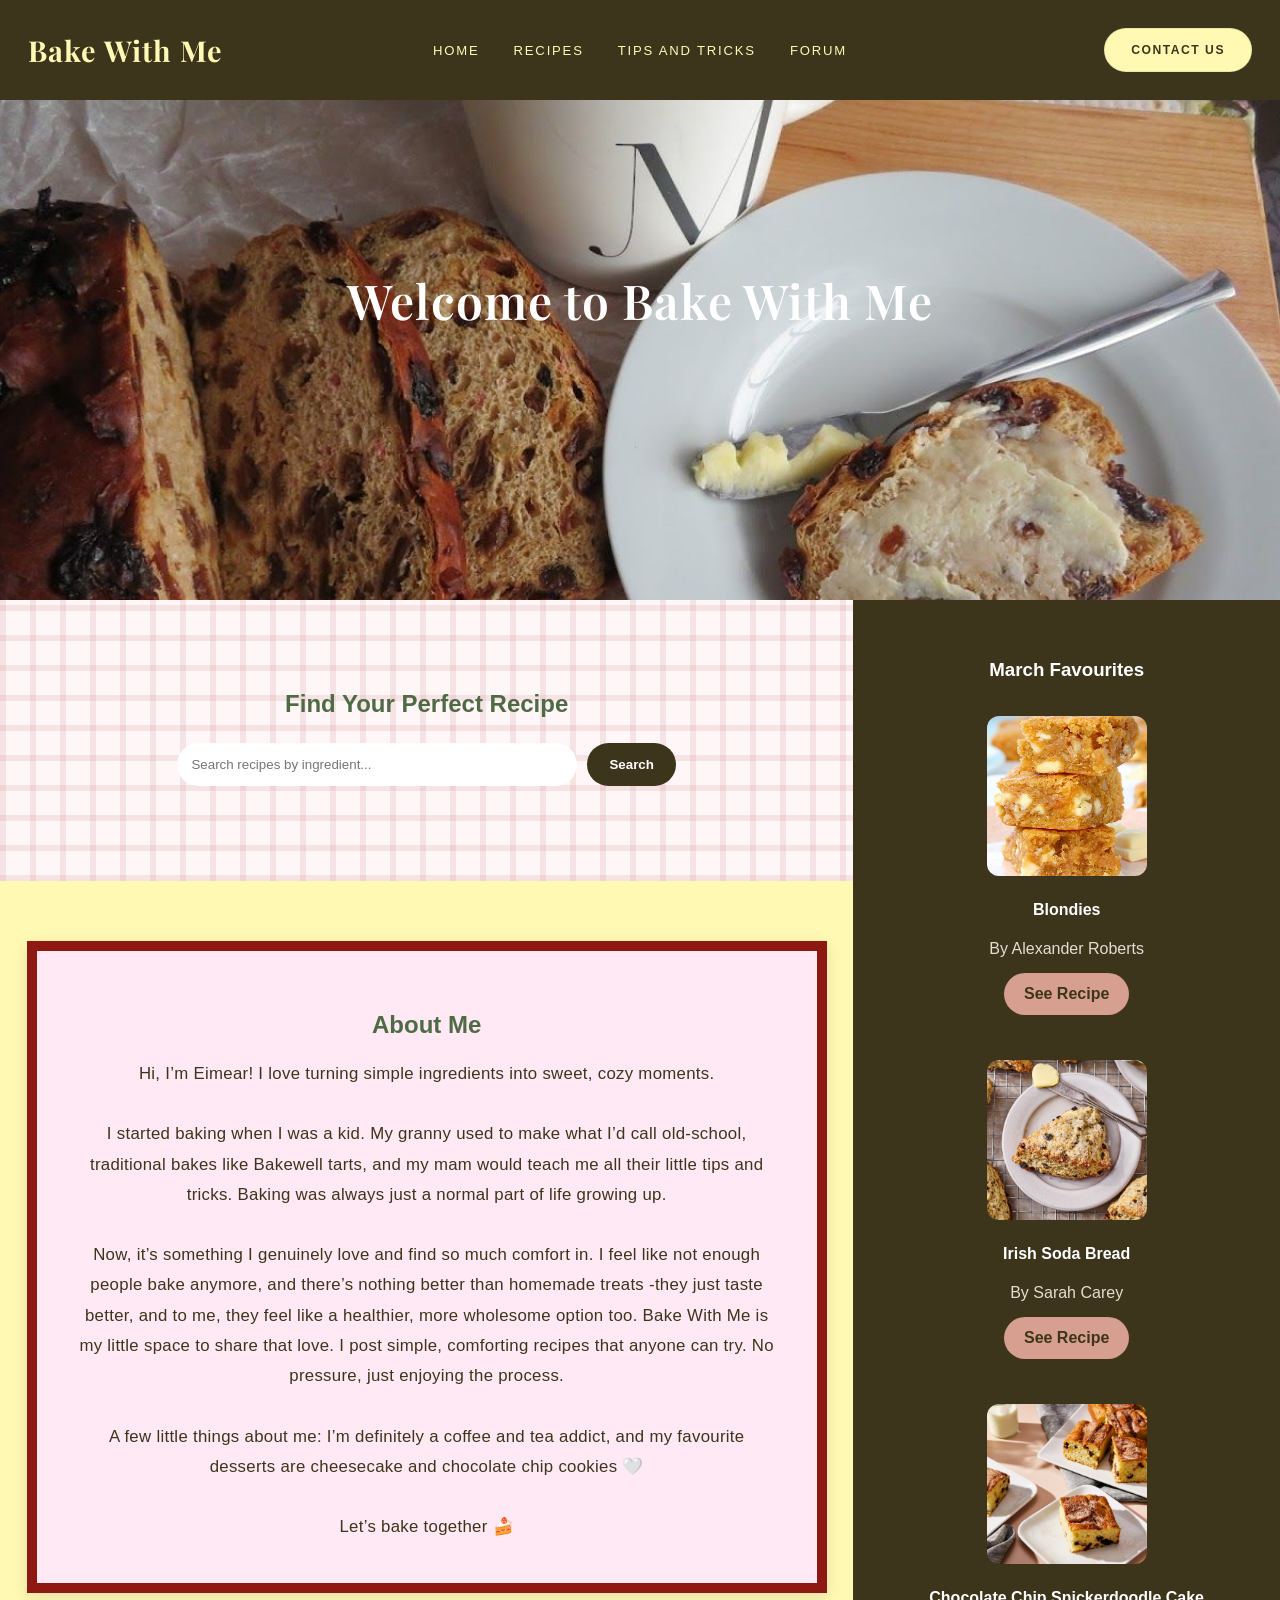
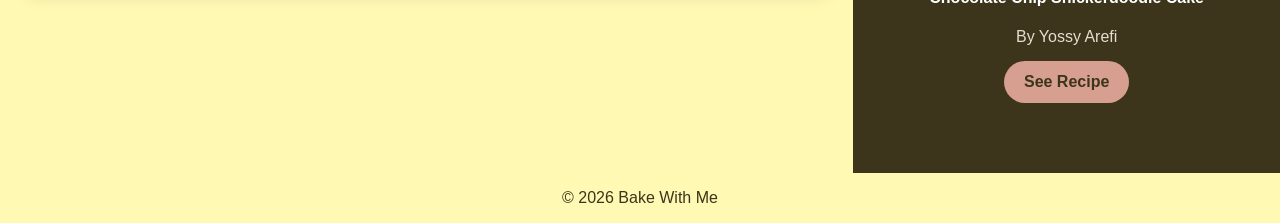
<file: index.html>
<!DOCTYPE html>
<html lang="en">

<head>
	<meta charset="UTF-8"/>
	<meta name ="viewport" content="width=device-width, initial-scale=1.0" />
    <link href="https://fonts.googleapis.com/css2?family=Playfair+Display:wght@400;600;800&family=Inter:wght@300;400;500&display=swap" rel="stylesheet">

	<!--SEO-->
	<title>Bake With Me | Home</title>
	<meta name="description" content="Bake With Me - bakes and deserts made with love. ">

	<link rel="stylesheet" href="css/style.css">
</head>

<body>

	<!--NAVBAR-->
<header>
	 <nav class="navbar">
    <div class="nav-left">
      <a href="index.html" class="logo">Bake With Me</a>

    </div>

    <ul class="nav-center">
      <li><a href="index.html">Home</a></li>
      <li><a href="recipes.html">Recipes</a></li>
      <li><a href="tips.html">Tips and Tricks</a></li>
      <li><a href="forum.html">Forum</a></li>
    </ul>


		 
    <div class="nav-right">
      <a href="contact.html" class="nav-btn">Contact Us</a>
    </div>
  </nav>
</header>

<!--carousel-->
<section class="carousel">

	<div class="slides">
		<img src="images/cake1.jpg" class="slide active" alt="Cake 1">
		<img src="images/cake2.jpg" class="slide" alt="Cake 2">
	    <img src="images/cake3.jpg" class="slide" alt="Cake3">
	    <img src="images/cake4.jpg" class="slide" alt="Cake 4">
	    <img src="images/cake5.jpg" class="slide" alt="Cake 5">
	    <img src="images/cake6.jpg" class="slide" alt="Cake 6">
	    <img src="images/cake7.jpg" class="slide" alt="Cake 7">
	</div>


	<div class="hero-text">
		<h2>Welcome to Bake With Me</h2>
</div>

</section>
<!-- Search + About + Favourites -->
<section class="below-carousel">
  <div class="left-column">
    <div class="search-plaid plaid-section">
      <h2>Find Your Perfect Recipe</h2>

    <div class="search-box">
        <input type="text" id="homeIngredientInput" placeholder="Search recipes by ingredient...">
        <button id="homeSearchBtn" type="button">Search</button>
      </div>

      <div id="homeRecipeResults"></div>
    </div>


    <section class="about-conatainer">
      <h2>About Me</h2>
      <p>
        Hi, I’m Eimear! I love turning simple ingredients into sweet, cozy moments.

        <br><br>
     
        I started baking when I was a kid. My granny used to make what I’d call
        old-school, traditional bakes like Bakewell tarts, and my mam would teach
        me all their little tips and tricks. Baking was always just a normal part
        of life growing up. 

        <br><br>
        Now, it’s something I genuinely love and find so much
        comfort in. I feel like not enough people bake anymore, and there’s nothing
        better than homemade treats -they just taste better, and to me, they feel
        like a healthier, more wholesome option too. Bake With Me is my little space to share that love. I post simple, comforting recipes that anyone can try. No pressure, just enjoying the process. 

        <br><br>

        A few little things about me: I’m
        definitely a coffee and tea addict, and my favourite desserts are cheesecake
        and chocolate chip cookies 🤍

       <br><br>
        Let’s bake together 🍰
      
      </p>
    </section>
  </div>

  <aside class="favourites-side">
    <h3>March Favourites</h3>

    <img src="images/march-bake1.jpg" alt="Blondies">
    <h4>Blondies</h4>
    <p class="author">By Alexander Roberts</p>
    <a href="https://www.kingarthurbaking.com/recipes/chewy-lemon-blondies-recipe" target="_blank" class="recipe-btn">See Recipe</a>

    <img src="images/march-bake2.jpg" alt="Irish Soda Bread">
    <h4>Irish Soda Bread</h4>
    <p class="author">By Sarah Carey</p>
    <a href="https://www.kingarthurbaking.com/recipes/irish-soda-bread-scones-recipe" target="_blank" class="recipe-btn">See Recipe</a>

    <img src="images/march-bake3.jpg" alt="Chocolate Chip Snickerdoodle Cake">
    <h4>Chocolate Chip Snickerdoodle Cake</h4>
    <p class="author">By Yossy Arefi</p>
    <a href="https://www.kingarthurbaking.com/recipes/chocolate-chip-snickerdoodle-cake-recipe" target="_blank" class="recipe-btn">See Recipe</a>
  </aside>
</section>

<footer class="site-footer">
  <p>&copy; 2026 Bake With Me</p>

</footer>
</main>
<script src="js/script.js"></script>
</body>
</file>
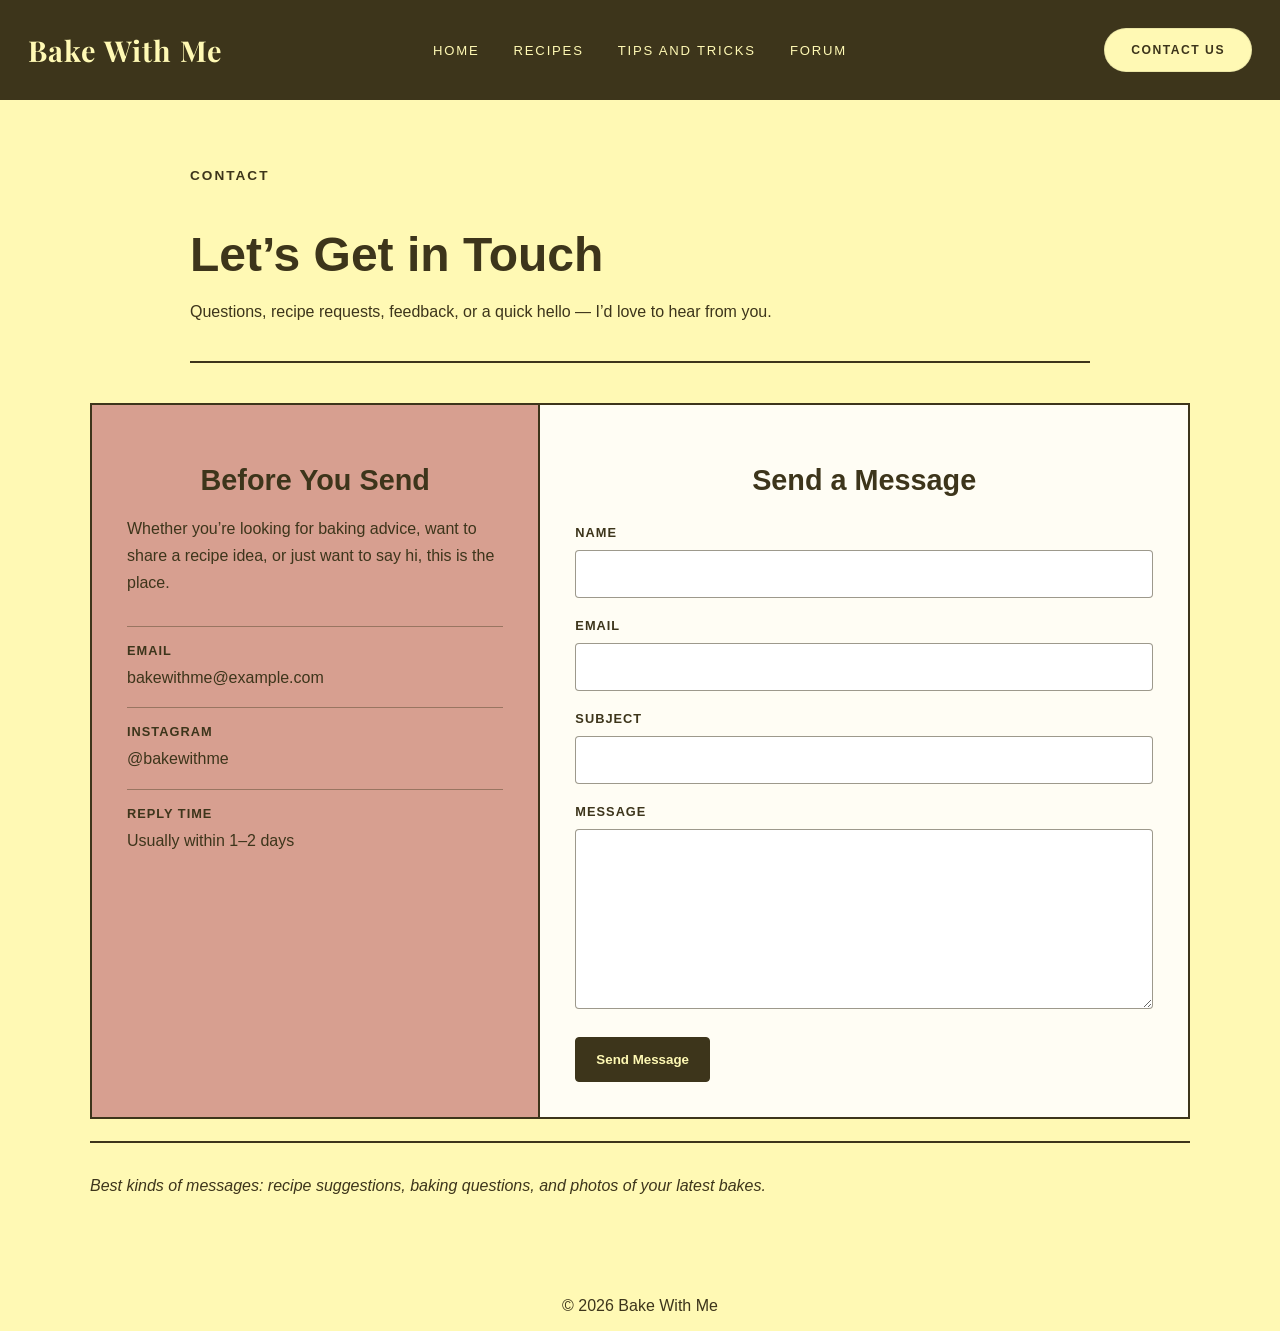
<file: contact.html>
<!DOCTYPE html>
<html lang="en">

<head>
	<meta charset="UTF-8"/>
	<meta name ="viewport" content="width=device-width, initial-scale=1.0" />
    <link href="https://fonts.googleapis.com/css2?family=Playfair+Display:wght@400;600;800&family=Inter:wght@300;400;500&display=swap" rel="stylesheet">

	<!--SEO-->
	<title>Bake With Me | Contact</title>
	<meta name="description" content="Bake With Me - bakes and deserts made with love. ">

	<link rel="stylesheet" href="css/style.css">
</head>

<body>

	<!--NAVBAR-->
<header>
	 <nav class="navbar">
    <div class="nav-left">
       <a href="index.html" class="logo">Bake With Me</a>
    </div>

    <ul class="nav-center">
      <li><a href="index.html">Home</a></li>
      <li><a href="recipes.html">Recipes</a></li>
      <li><a href="tips.html">Tips and Tricks</a></li>
      <li><a href="forum.html">Forum</a></li>
    </ul>

    <div class="nav-right">
      <a href="contact.html" class="nav-btn">Contact Us</a>
    </div>
  </nav>
</header>

<main class="contact-page">
  <section class="contact-intro">
    <p class="contact-tag">Contact</p>
    <h1>Let’s Get in Touch</h1>
    <p>
      Questions, recipe requests, feedback, or a quick hello — I’d love to hear from you.
    </p>
  </section>

  <section class="contact-layout">
    <aside class="contact-note">
      <h2>Before You Send</h2>
      <p>
        Whether you’re looking for baking advice, want to share a recipe idea,
        or just want to say hi, this is the place.
      </p>

      <div class="contact-lines">
        <div>
          <span>Email</span>
          <p>bakewithme@example.com</p>
        </div>
        <div>
          <span>Instagram</span>
          <p>@bakewithme</p>
        </div>
        <div>
          <span>Reply Time</span>
          <p>Usually within 1–2 days</p>
        </div>
      </div>
    </aside>

    <section class="contact-form-panel">
      <h2>Send a Message</h2>

  <p id="forMessage"></p>
  <form class="contact-form" id="contactForm">

        <label for="name">Name</label>
        <input type="text" id="name" name="name" required>

        <label for="email">Email</label>
        <input type="email" id="email" name="email" required>

        <label for="subject">Subject</label>
        <input type="text" id="subject" name="subject">

        <label for="message">Message</label>
        <textarea id="message" name="message" rows="7" required></textarea>

        <button type="submit">Send Message</button>
      </form>
    </section>
  </section>

  <section class="contact-footer-note">
    <p>Best kinds of messages: recipe suggestions, baking questions, and photos of your latest bakes.</p>
  </section>
</main>

<footer class="site-footer">
  <p>&copy; 2026 Bake With Me</p>

</footer>

<script src="js/script.js"></script>
</body>
</file>
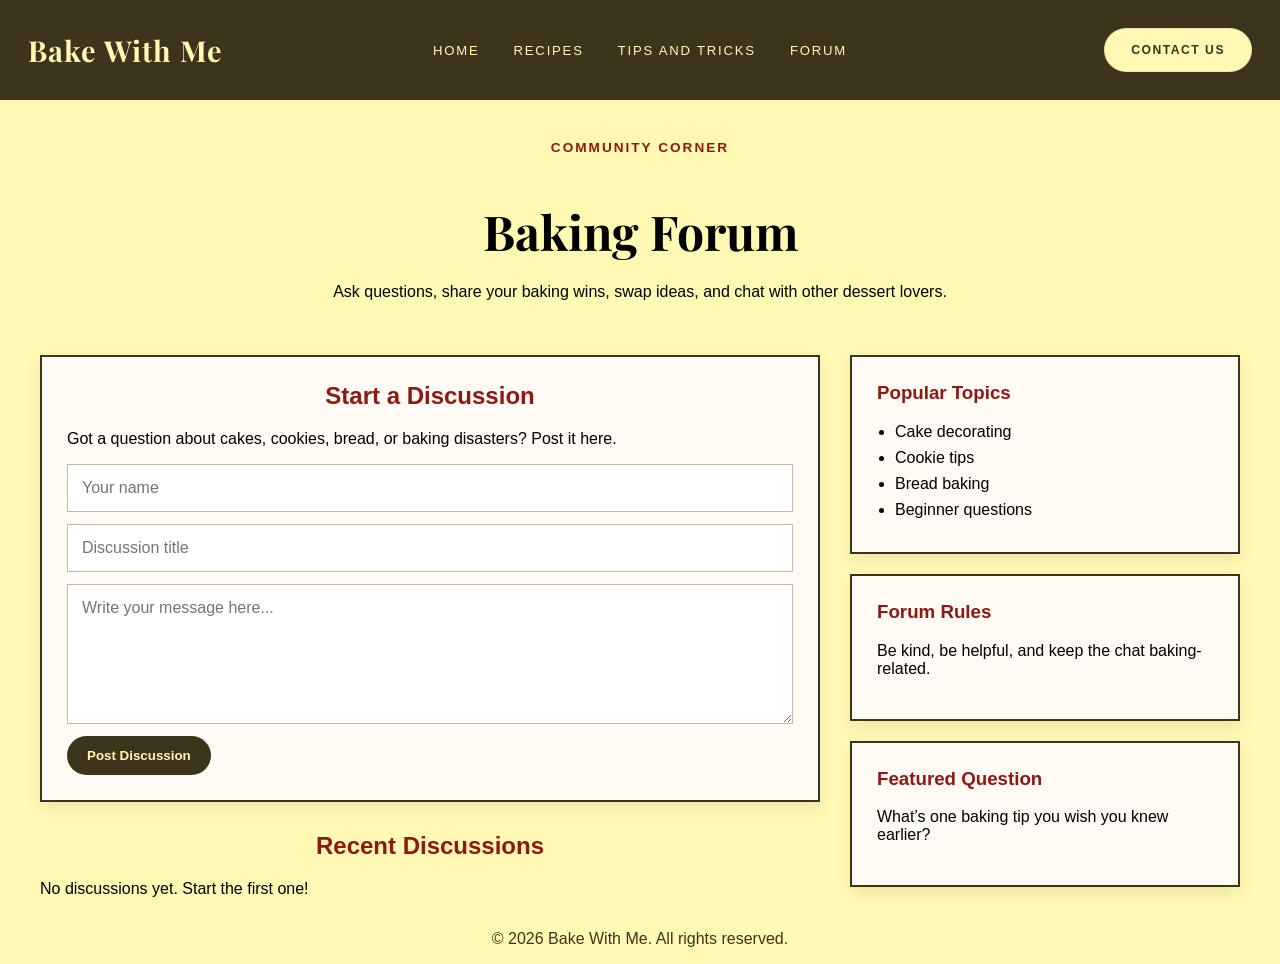
<file: forum.html>
<!DOCTYPE html>
<html lang="en">

<head>
  <meta charset="UTF-8"/>
  <meta name ="viewport" content="width=device-width, initial-scale=1.0" />
    <link href="https://fonts.googleapis.com/css2?family=Playfair+Display:wght@400;600;800&family=Inter:wght@300;400;500&display=swap" rel="stylesheet">

  <!--SEO-->
  <title>Bake With Me | Forum</title>
  <meta name="description" content="Bake With Me - bakes and deserts made with love. ">

  <link rel="stylesheet" href="css/style.css">
</head>

<body>

  <!--NAVBAR-->
<header>
   <nav class="navbar">
    <div class="nav-left">
      <a href="index.html" class="logo">Bake With Me</a>
    </div>

    <ul class="nav-center">
      <li><a href="index.html">Home</a></li>
      <li><a href="recipes.html">Recipes</a></li>
      <li><a href="tips.html">Tips and Tricks</a></li>
      <li><a href="forum.html">Forum</a></li>
    </ul>

    <div class="nav-right">
      <a href="contact.html" class="nav-btn">Contact Us</a>
    </div>
  </nav>
</header>

<!--Main section-->
<br></br>
<section class="forum-hero">
  <p class="forum-tag">Community Corner</p>
  <h1>Baking Forum</h1>
  <p>
    Ask questions, share your baking wins, swap ideas, and chat with other dessert lovers.
  </p>
</section>

<section class="forum-layout">
  <div class="forum-main">
    <section class="forum-form-card">
      <h2>Start a Discussion</h2>
      <p>Got a question about cakes, cookies, bread, or baking disasters? Post it here.</p>

      <form class="forum-form" id="forumForm">
        <input type="text" id="name" placeholder="Your name" required>
        <input type="text" id="title" placeholder="Discussion title" required>
        <textarea id="message" placeholder="Write your message here..." required></textarea>
        <button type="submit">Post Discussion</button>
      </form>
    </section>
    <section class="forum-posts">
      
      <div id="posts"></div>
    </section>
  </div>

  <aside class="forum-sidebar">
    <div class="sidebar-box">
      <h3>Popular Topics</h3>
      <ul>
        <li>Cake decorating</li>
        <li>Cookie tips</li>
        <li>Bread baking</li>
        <li>Beginner questions</li>
      </ul>
    </div>

    <div class="sidebar-box">
      <h3>Forum Rules</h3>
      <p>Be kind, be helpful, and keep the chat baking-related.</p>
    </div>

    <div class="sidebar-box">
      <h3>Featured Question</h3>
      <p>What’s one baking tip you wish you knew earlier?</p>
    </div>
  </aside>
</section>

  <footer class="site-footer">
    <p>&copy; 2026 Bake With Me. All rights reserved.</p>
  </footer>
<script src="js/script.js"></script>
</body>
</html>
</file>
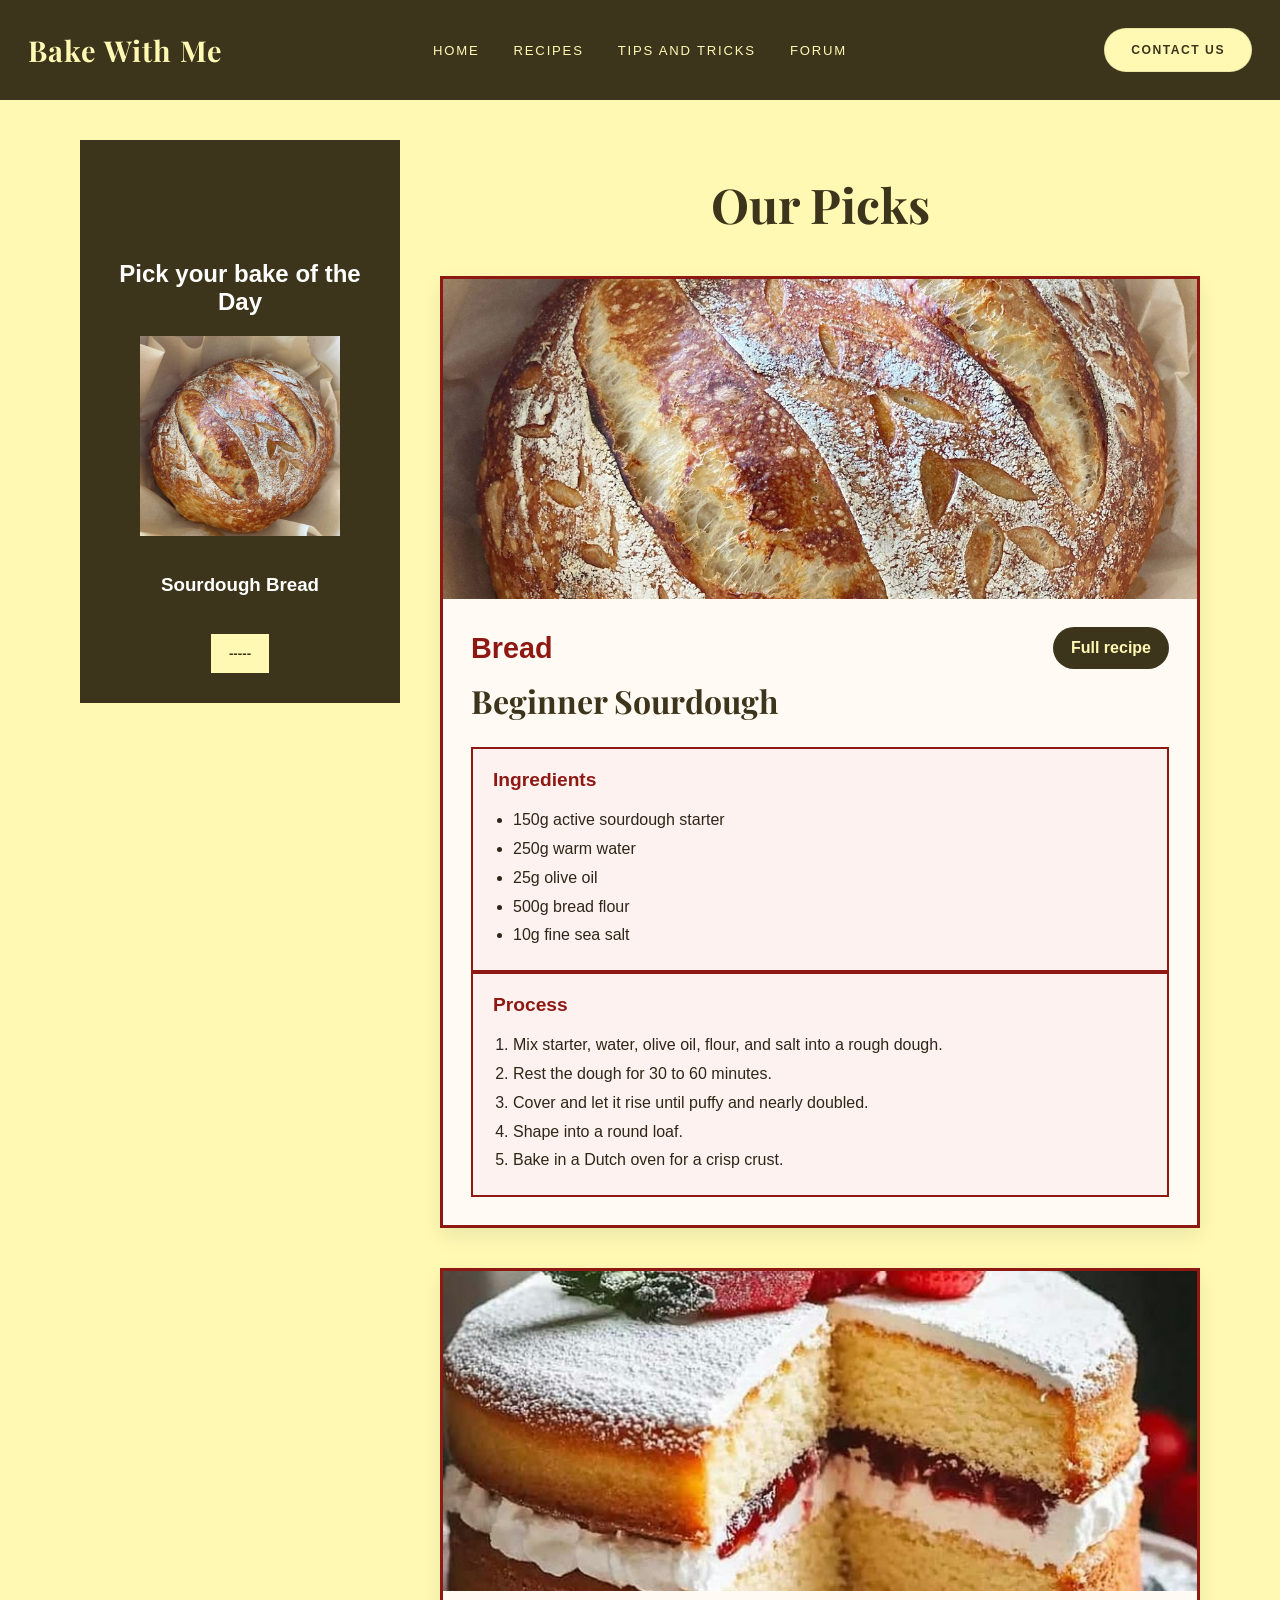
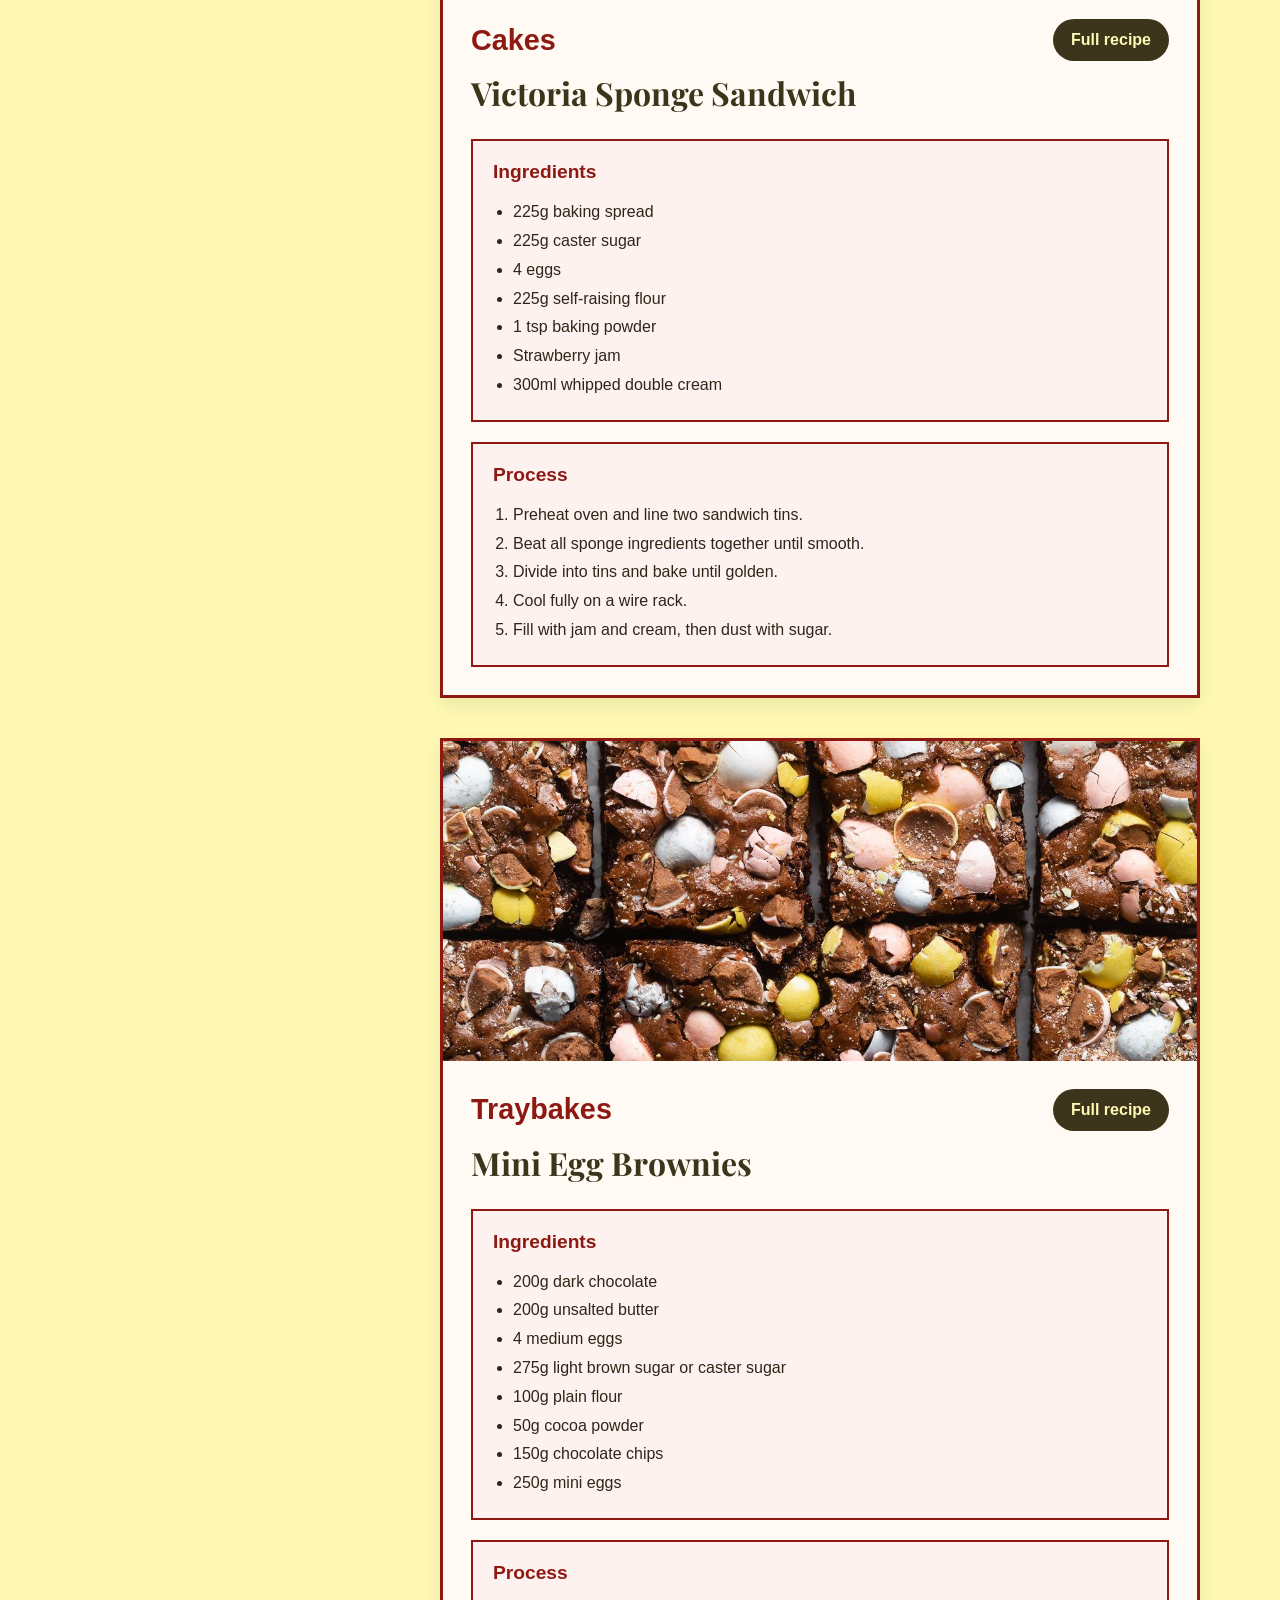
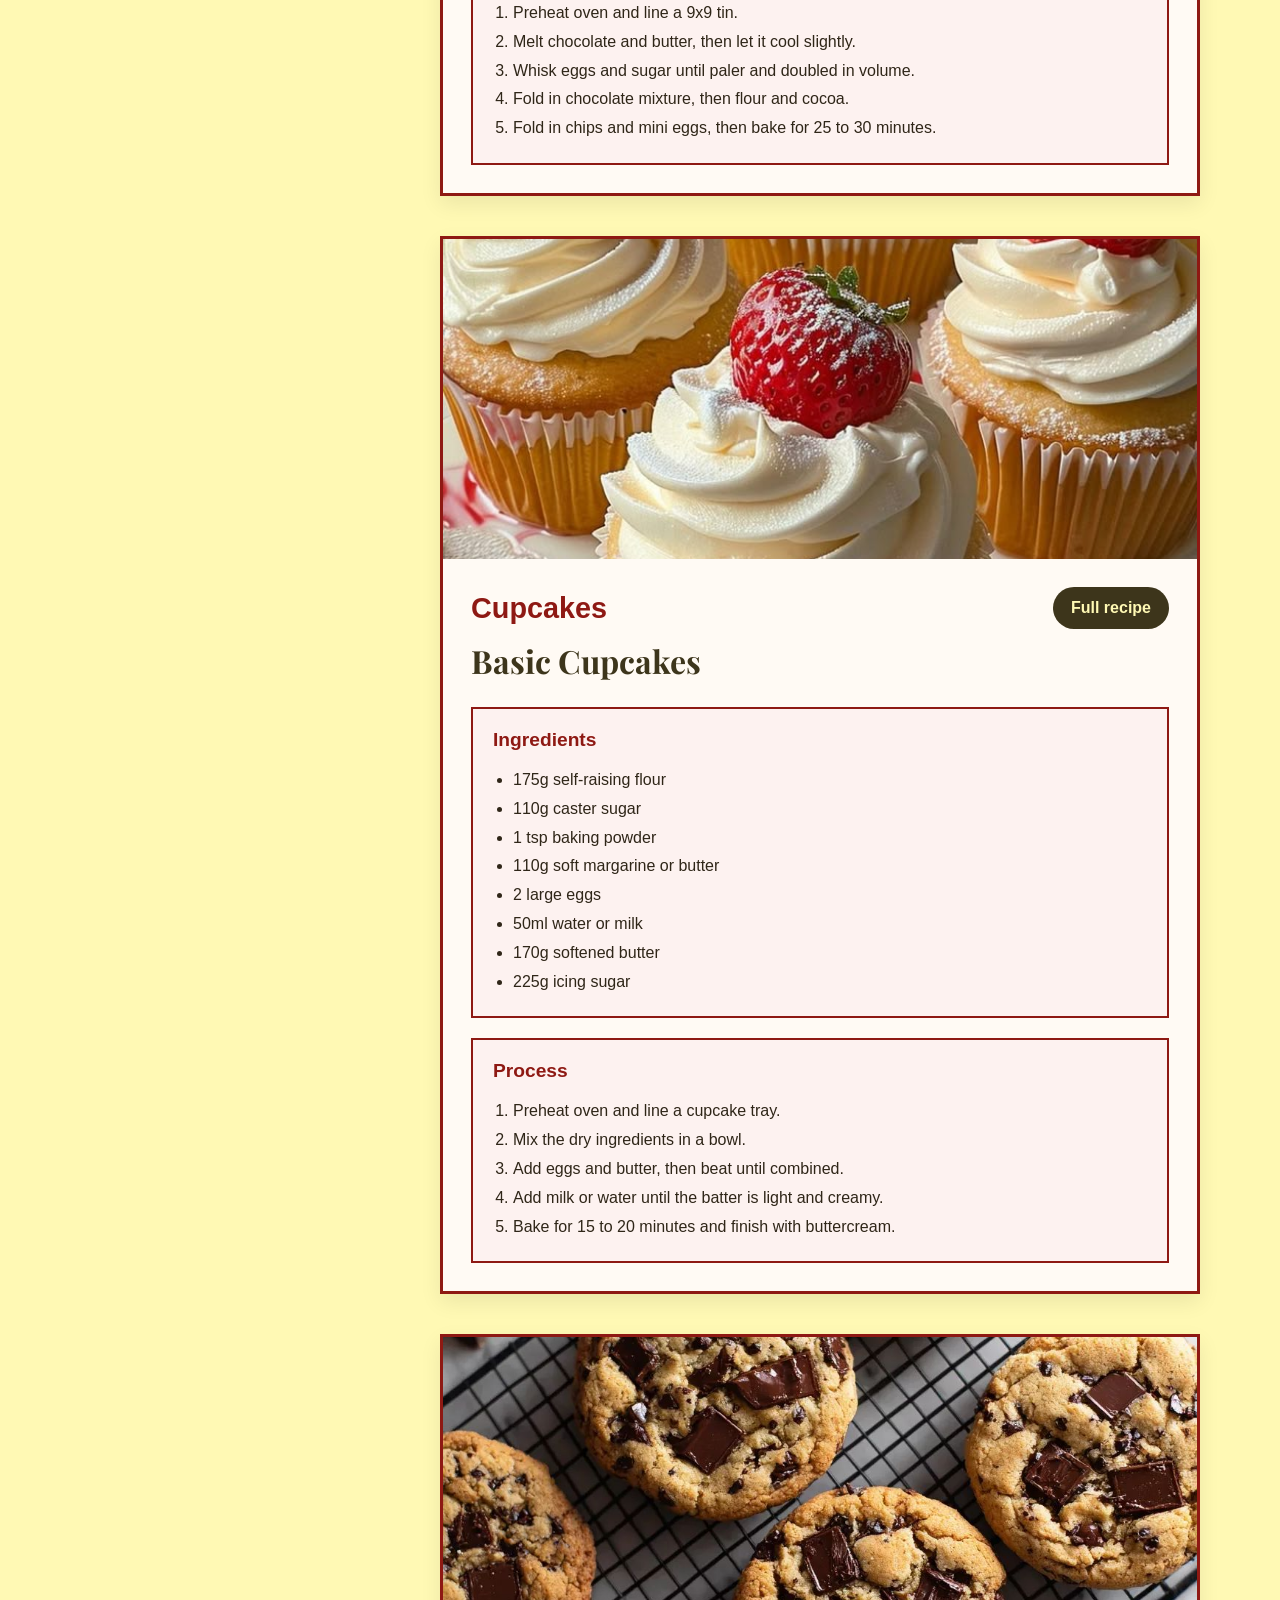
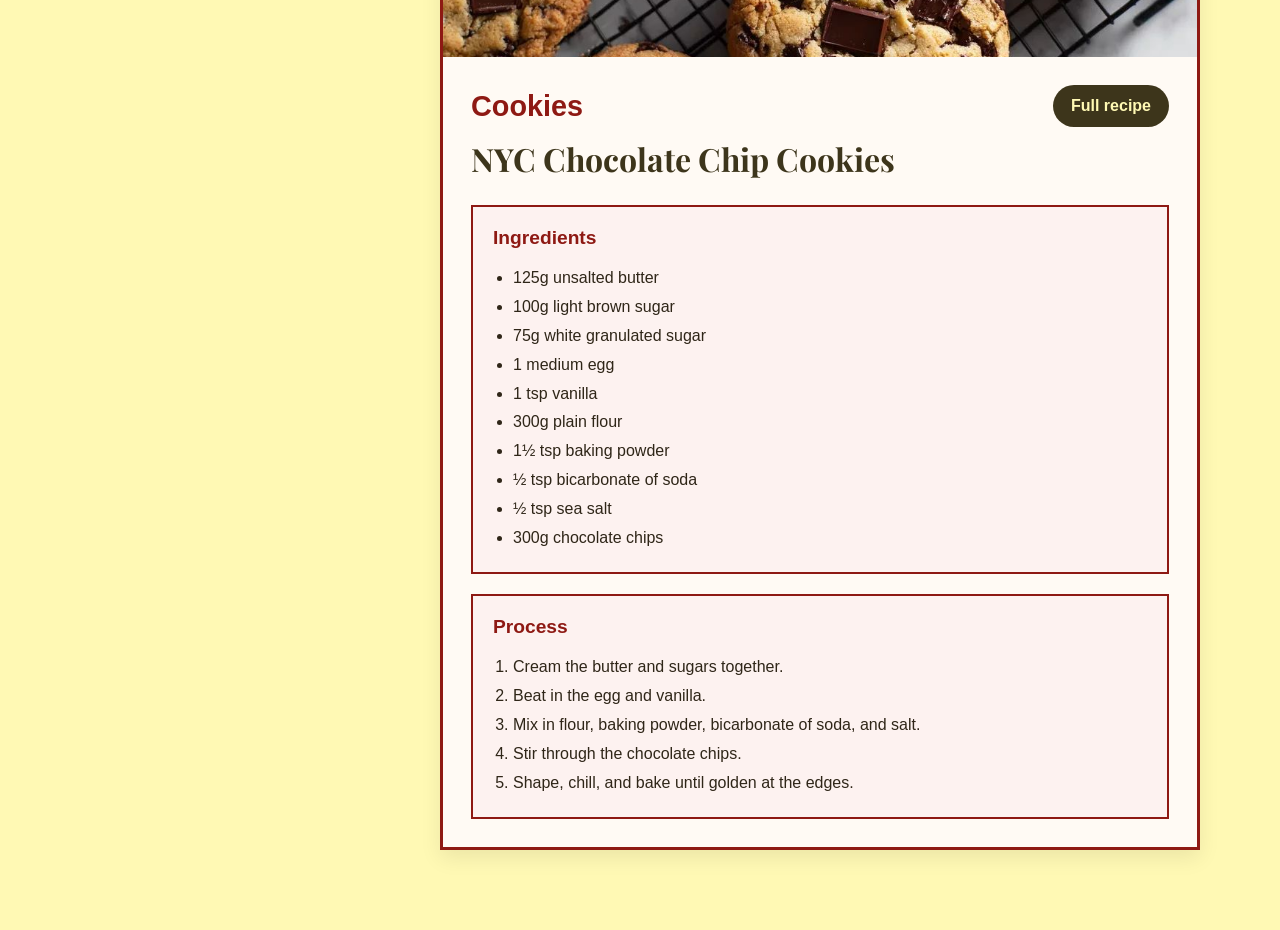
<file: recipes.html>
<!DOCTYPE html>
<html lang="en">

<head>
	<meta charset="UTF-8"/>
	<meta name ="viewport" content="width=device-width, initial-scale=1.0" />
    <link href="https://fonts.googleapis.com/css2?family=Playfair+Display:wght@400;600;800&family=Inter:wght@300;400;500&display=swap" rel="stylesheet">

	<!--SEO-->
	<title>Bake With Me | Recipes</title>
	<meta name="description" content="Bake With Me - bakes and deserts made with love. ">

	<link rel="stylesheet" href="css/style.css">
</head>

<body>

	<!--NAVBAR-->
<header>
	 <nav class="navbar">
    <div class="nav-left">
      <a href="index.html" class="logo">Bake With Me</a>
    </div>

    <ul class="nav-center">
      <li><a href="index.html">Home</a></li>
      <li><a href="recipes.html">Recipes</a></li>
      <li><a href="tips.html">Tips and Tricks</a></li>
      <li><a href="forum.html">Forum</a></li>
    </ul>

    <div class="nav-right">
      <a href="contact.html" class="nav-btn">Contact Us</a>
    </div>
  </nav>
</header>

<!--Recipes-->
<main class="recipes-layout">
  <aside class="recipes-sidebar">
    <h2>Pick your bake of the Day</h2>
    <img id="bakeImage" src="images/cookies.jpg" alt="Bake of the day">
    <h3 id="bakeTitle">Press for a random bake!</h3>
    <button id="randomBtn">-----</button>
  </aside>

<!--Right-->

  <div class="recipes-main">
    <h1 class="recipes-title">Our Picks</h1>

<section class="recipe-entry">
  <img src="images/sourdough.jpg" alt="Sourdough Bread" class="recipe-image">
  <div class="recipe-content">
    <div class="recipe-header">
      <h2>Bread</h2>
     <a href="https://www.theclevercarrot.com/2014/01/sourdough-bread-a-beginners-guide/" target="_blank" class="recipe-link">Full recipe</a>
    </div>

    <h3>Beginner Sourdough</h3>


<div class="recipe-details">
    <div class="recipe-columns">
      <div class="recipe-box">
        <h4>Ingredients</h4>

           <ul>
              <li>150g active sourdough starter</li>
              <li>250g warm water</li>
              <li>25g olive oil</li>
              <li>500g bread flour</li>
              <li>10g fine sea salt</li>
            </ul>
          </div>
</div>
          <div class="recipe-box">
            <h4>Process</h4>
            <ol>
              <li>Mix starter, water, olive oil, flour, and salt into a rough dough.</li>
              <li>Rest the dough for 30 to 60 minutes.</li>
              <li>Cover and let it rise until puffy and nearly doubled.</li>
              <li>Shape into a round loaf.</li>
              <li>Bake in a Dutch oven for a crisp crust.</li>
            </ol>
          </div>
        </div>
      </div>
    </section>
        
<section class="recipe-entry">
      <img src="images/victoriasponge.jpg" alt="Victoria sponge cake" class="recipe-image">
      <div class="recipe-content">
        <div class="recipe-header">
          <h2>Cakes</h2>
          <a href="https://www.maryberry.co.uk/recipes/recipe/victoria-sponge-sandwich" target="_blank" class="recipe-link">Full recipe</a>
        </div>
        <h3>Victoria Sponge Sandwich</h3>

        <div class="recipe-columns">
          <div class="recipe-box">
            <h4>Ingredients</h4>
            <ul>
              <li>225g baking spread</li>
              <li>225g caster sugar</li>
              <li>4 eggs</li>
              <li>225g self-raising flour</li>
              <li>1 tsp baking powder</li>
              <li>Strawberry jam</li>
              <li>300ml whipped double cream</li>
            </ul>
          </div>

          <div class="recipe-box">
            <h4>Process</h4>
            <ol>
              <li>Preheat oven and line two sandwich tins.</li>
              <li>Beat all sponge ingredients together until smooth.</li>
              <li>Divide into tins and bake until golden.</li>
              <li>Cool fully on a wire rack.</li>
              <li>Fill with jam and cream, then dust with sugar.</li>
            </ol>
          </div>
        </div>
      </div>
    </section>

    <section class="recipe-entry">
      <img src="images/minieggbrownies.jpg" alt="Chocolate brownies" class="recipe-image">
      <div class="recipe-content">
        <div class="recipe-header">
          <h2>Traybakes</h2>
          <a href="https://www.janespatisserie.com/2023/02/17/mini-egg-brownies/" target="_blank" class="recipe-link">Full recipe</a>
        </div>
        <h3>Mini Egg Brownies</h3>

        <div class="recipe-columns">
          <div class="recipe-box">
            <h4>Ingredients</h4>
            <ul>
              <li>200g dark chocolate</li>
              <li>200g unsalted butter</li>
              <li>4 medium eggs</li>
              <li>275g light brown sugar or caster sugar</li>
              <li>100g plain flour</li>
              <li>50g cocoa powder</li>
              <li>150g chocolate chips</li>
              <li>250g mini eggs</li>
            </ul>
          </div>

          <div class="recipe-box">
            <h4>Process</h4>
            <ol>
              <li>Preheat oven and line a 9x9 tin.</li>
              <li>Melt chocolate and butter, then let it cool slightly.</li>
              <li>Whisk eggs and sugar until paler and doubled in volume.</li>
              <li>Fold in chocolate mixture, then flour and cocoa.</li>
              <li>Fold in chips and mini eggs, then bake for 25 to 30 minutes.</li>
            </ol>
          </div>
        </div>
      </div>
    </section>

    <section class="recipe-entry">
      <img src="images/cupcakes.jpg" alt="Cupcakes with frosting" class="recipe-image">
      <div class="recipe-content">
        <div class="recipe-header">
          <h2>Cupcakes</h2>
          <a href="https://donalskehan.com/basic-cupcake-recipe/" target="_blank" class="recipe-link">Full recipe</a>
        </div>
        <h3>Basic Cupcakes</h3>

        <div class="recipe-columns">
          <div class="recipe-box">
            <h4>Ingredients</h4>
            <ul>
              <li>175g self-raising flour</li>
              <li>110g caster sugar</li>
              <li>1 tsp baking powder</li>
              <li>110g soft margarine or butter</li>
              <li>2 large eggs</li>
              <li>50ml water or milk</li>
              <li>170g softened butter</li>
              <li>225g icing sugar</li>
            </ul>
          </div>

          <div class="recipe-box">
            <h4>Process</h4>
            <ol>
              <li>Preheat oven and line a cupcake tray.</li>
              <li>Mix the dry ingredients in a bowl.</li>
              <li>Add eggs and butter, then beat until combined.</li>
              <li>Add milk or water until the batter is light and creamy.</li>
              <li>Bake for 15 to 20 minutes and finish with buttercream.</li>
            </ol>
          </div>
        </div>
      </div>
    </section>

    <section class="recipe-entry">
      <img src="images/cookies.jpg" alt="Chocolate chip cookies" class="recipe-image">
      <div class="recipe-content">
        <div class="recipe-header">
          <h2>Cookies</h2>
          <a href="https://www.janespatisserie.com/2020/04/25/nyc-chocolate-chip-cookies/" target="_blank" class="recipe-link">Full recipe</a>
        </div>
        <h3>NYC Chocolate Chip Cookies</h3>

        <div class="recipe-columns">
          <div class="recipe-box">
            <h4>Ingredients</h4>
            <ul>
              <li>125g unsalted butter</li>
              <li>100g light brown sugar</li>
              <li>75g white granulated sugar</li>
              <li>1 medium egg</li>
              <li>1 tsp vanilla</li>
              <li>300g plain flour</li>
              <li>1½ tsp baking powder</li>
              <li>½ tsp bicarbonate of soda</li>
              <li>½ tsp sea salt</li>
              <li>300g chocolate chips</li>
            </ul>
          </div>

          <div class="recipe-box">
            <h4>Process</h4>
            <ol>
              <li>Cream the butter and sugars together.</li>
              <li>Beat in the egg and vanilla.</li>
              <li>Mix in flour, baking powder, bicarbonate of soda, and salt.</li>
              <li>Stir through the chocolate chips.</li>
              <li>Shape, chill, and bake until golden at the edges.</li>
            </ol>
          </div>
        </div>
      </div>
    </section>
  </div>
  </main>
<script src="js/script.js"></script>
</body>
</html>
</file>
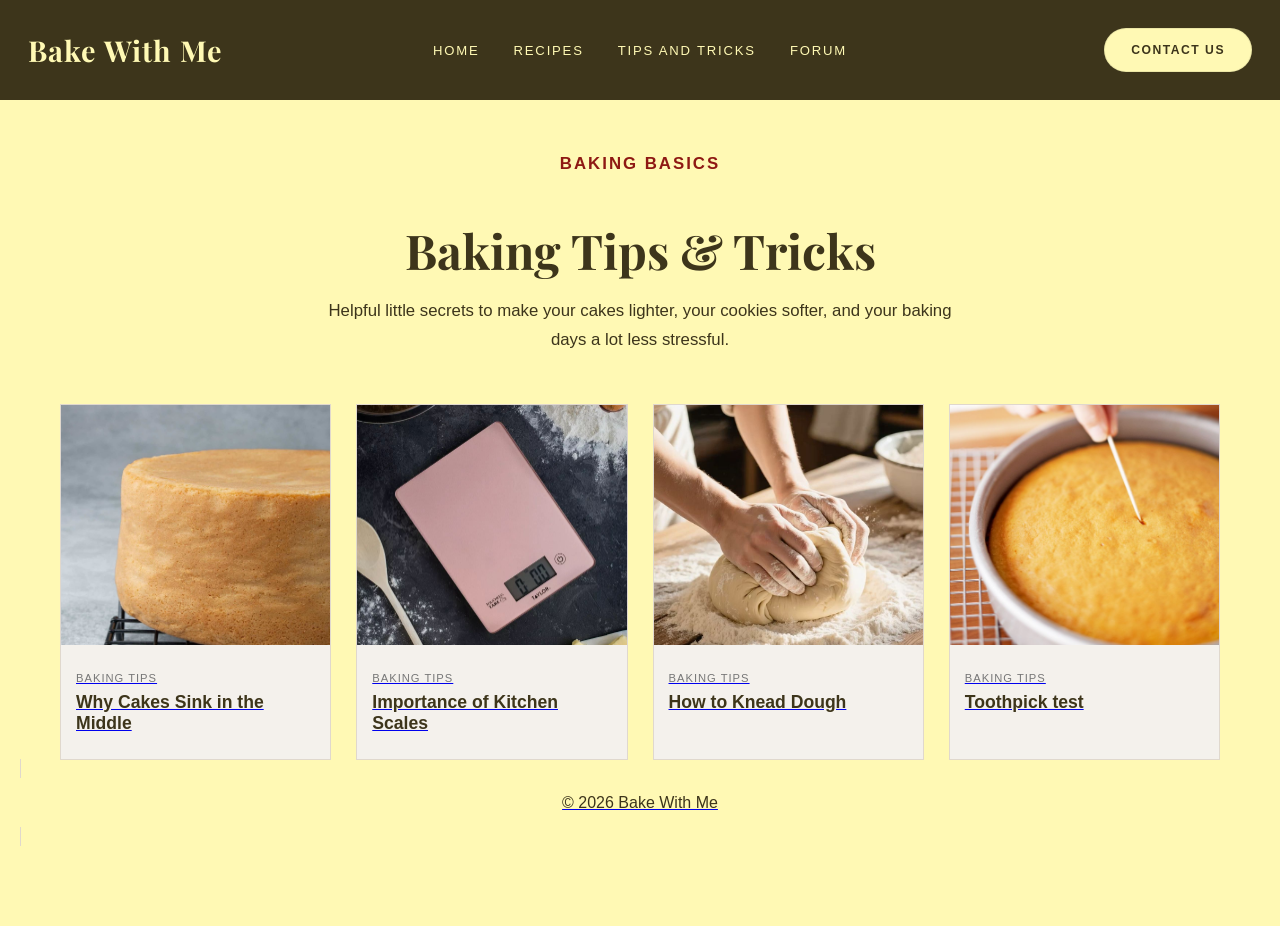
<file: tips.html>
<!DOCTYPE html>
<html lang="en">

<head>
	<meta charset="UTF-8"/>
	<meta name ="viewport" content="width=device-width, initial-scale=1.0" />
    <link href="https://fonts.googleapis.com/css2?family=Playfair+Display:wght@400;600;800&family=Inter:wght@300;400;500&display=swap" rel="stylesheet">

	<!--SEO-->
	<title>Bake With Me | Tips and Tricks</title>
	<meta name="description" content="Bake With Me - bakes and deserts made with love. ">

	<link rel="stylesheet" href="css/style.css">
</head>

<body>

	<!--NAVBAR-->
<header>
	 <nav class="navbar">
    <div class="nav-left">
      <a href="index.html" class="logo">Bake With Me</a>
    </div>

    <ul class="nav-center">
      <li><a href="index.html">Home</a></li>
      <li><a href="recipes.html">Recipes</a></li>
      <li><a href="tips.html">Tips and Tricks</a></li>
      <li><a href="forum.html">Forum</a></li>
    </ul>

    <div class="nav-right">
      <a href="contact.html" class="nav-btn">Contact Us</a>
    </div>
  </nav>
</header>









<main class="tips-page">
  <section class="tips-hero">
    <p class="tips-tag">Baking Basics</p>
    <h1>Baking Tips & Tricks</h1>
    <p>
      Helpful little secrets to make your cakes lighter, your cookies softer,
      and your baking days a lot less stressful.
    </p>
  </section>


<section class="tips-grid">

 <a href="videos.html#sink" class="tip-card">
    <img src="images/sink.jpg" alt="Measuring ingredients">
    <div class="tip-content">
      <p class="tip-label">BAKING TIPS</p>
      <h3>Why Cakes Sink in the Middle</h3>
      
    </div>
  </div>

  <a href="videos.html#scale" class="tip-card">
    <img src="images/scale.jpg" alt="Cookie dough">
    <div class="tip-content">
      <p class="tip-label">BAKING TIPS</p>
      <h3>Importance of Kitchen Scales</h3>
      
    </div>
  </div>

  <a href="videos.html#dough" class="tip-card">
    <img src="images/kneading.jpg" alt="Kneading dough">
    <div class="tip-content">
      <p class="tip-label">BAKING TIPS</p>
      <h3>How to Knead Dough</h3>
      
    </div>
  </div>

  <a href="videos.html#pick" class="tip-card">
    <img src="images/toothpick.jpg" alt="Cheesecake">
    <div class="tip-content">
      <p class="tip-label">BAKING TIPS</p>
      <h3>Toothpick test</h3>
     
    </div>
  </div>

</section>

<footer class="site-footer">
  <p>&copy; 2026 Bake With Me</p>

</footer>
</file>
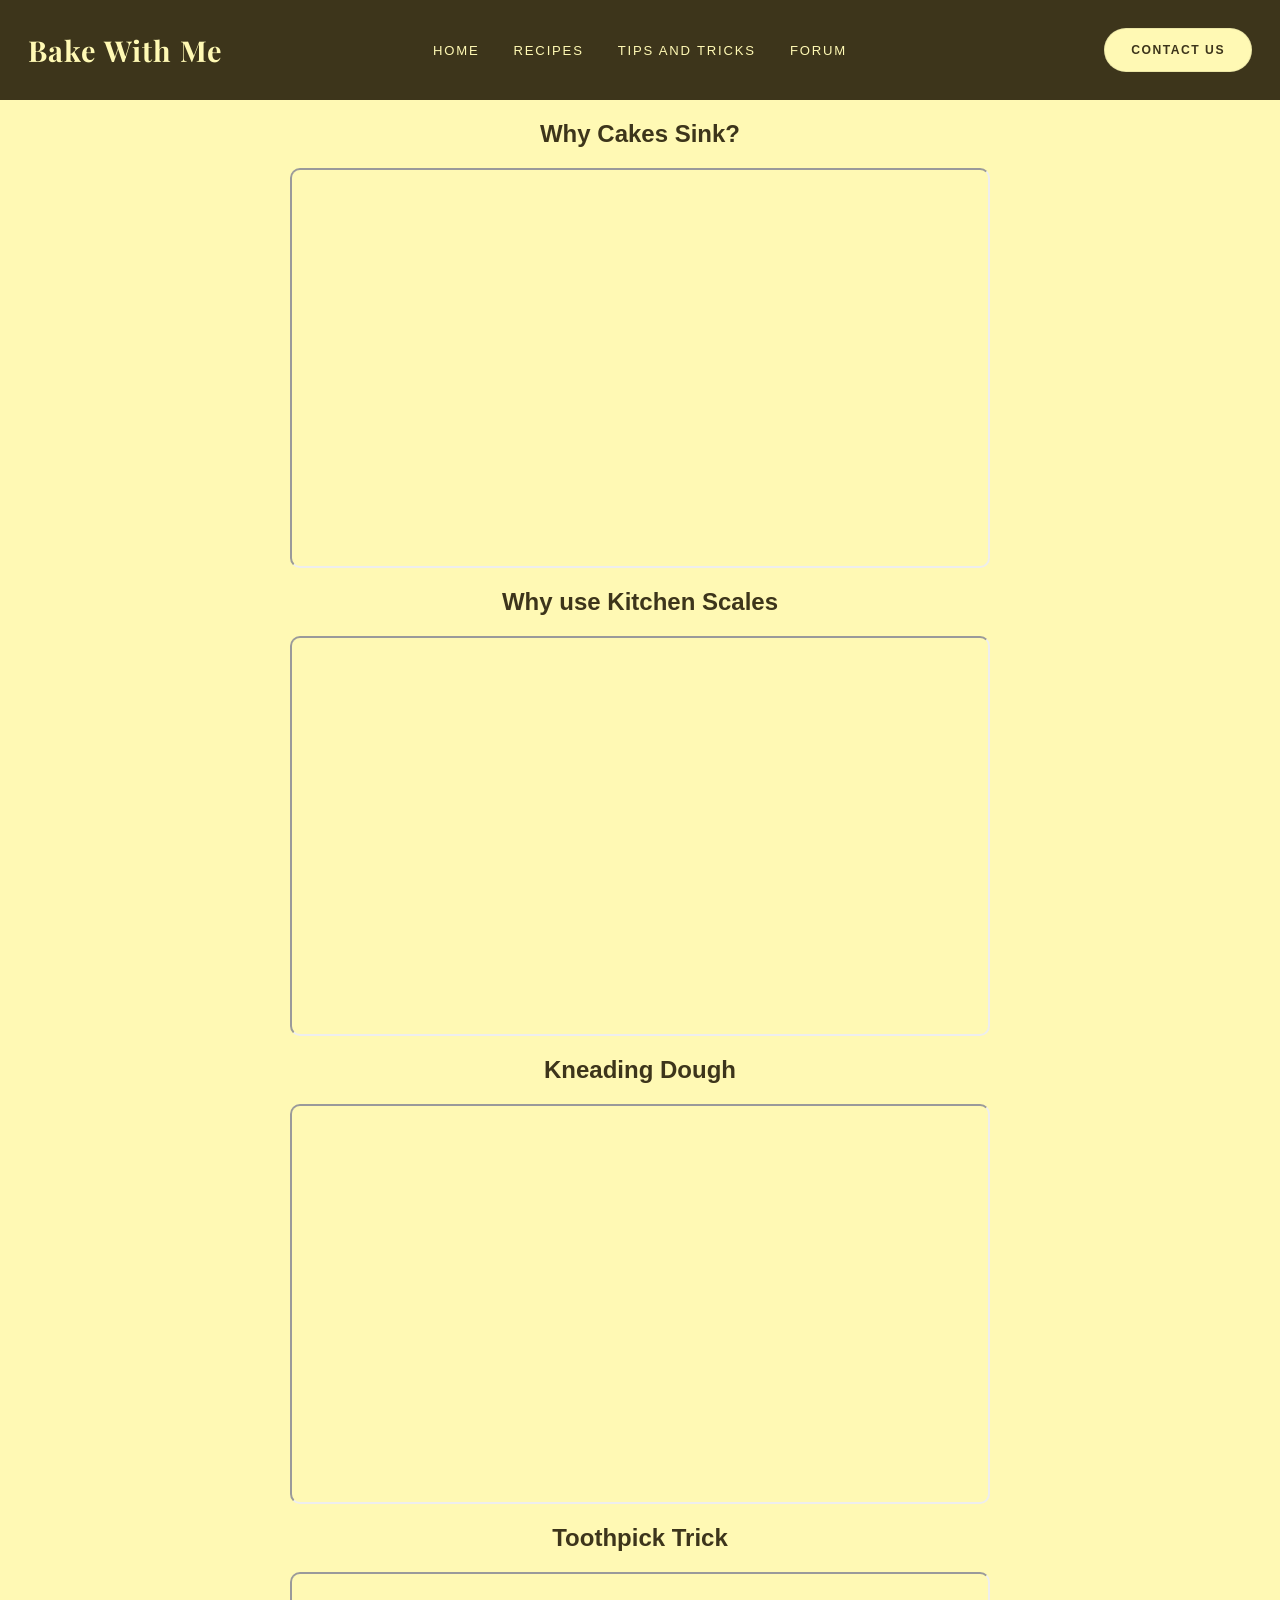
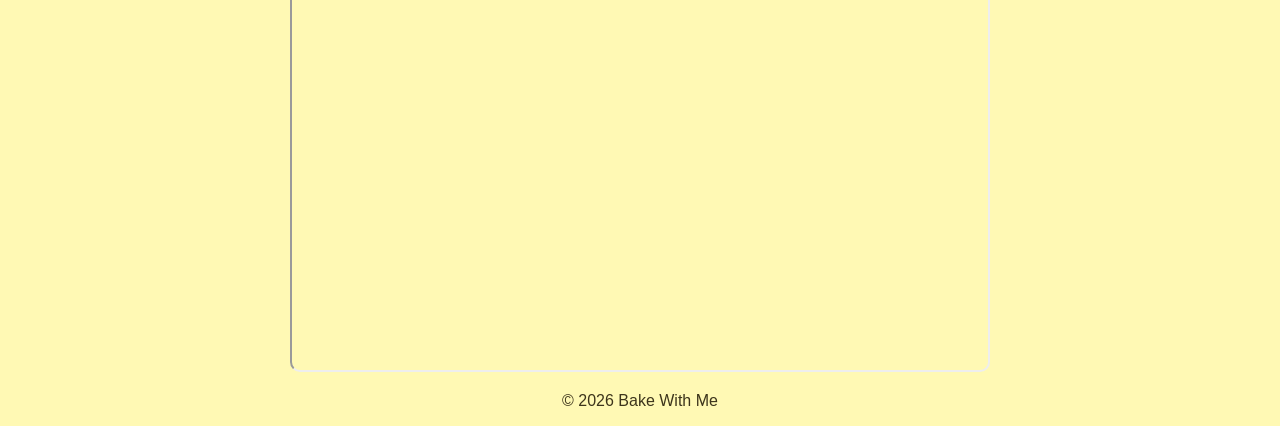
<file: videos.html>
<!DOCTYPE html>
<html lang="en">

<head>
  <meta charset="UTF-8"/>
  <meta name ="viewport" content="width=device-width, initial-scale=1.0" />
    <link href="https://fonts.googleapis.com/css2?family=Playfair+Display:wght@400;600;800&family=Inter:wght@300;400;500&display=swap" rel="stylesheet">

  <!--SEO-->
  <title>Bake With Me | Videos</title>
  <meta name="description" content="Bake With Me - bakes and deserts made with love. ">

  <link rel="stylesheet" href="css/style.css">
</head>

<body>

  <!--NAVBAR-->
<header>
   <nav class="navbar">
    <div class="nav-left">
      <a href="index.html" class="logo">Bake With Me</a>
    </div>

    <ul class="nav-center">
      <li><a href="index.html">Home</a></li>
      <li><a href="recipes.html">Recipes</a></li>
      <li><a href="tips.html">Tips and Tricks</a></li>
      <li><a href="forum.html">Forum</a></li>
    </ul>

    <div class="nav-right">
      <a href="contact.html" class="nav-btn">Contact Us</a>
    </div>
  </nav>
</header>



<section id=sink>
  <h2> Why Cakes Sink?</h2>
  <div class="video-container">
 <iframe width="700" height="400"
  src="https://www.youtube.com/embed/Ht0QMs9iGvY" 
  title="Why Cakes Sink"
  frameborder="3" 
  allowfullscreen>
  </iframe>
</div>
</section>

<section id=scale>
  <h2>Why use Kitchen Scales</h2>
   <div class="video-container">
   <iframe width="700" height="400"
  src="https://www.youtube.com/embed/OrUMyXYlRU" 
  title="Why use kitchen scales"
  frameborder="3" 
  allowfullscreen>
  </iframe>
</div>
</section>

<section id=dough>
  <h2>Kneading Dough</h2>
   <div class="video-container">
   <iframe width="700" height="400"
  src="https://www.youtube.com/embed/E5NwwX7y6Ao" 
  title="Kneading dough"
  frameborder="3" 
  allowfullscreen>
  </iframe>
</div>
</section>

<section id=pick>
  <h2>Toothpick Trick</h2>
   <div class="video-container">
   <iframe width="700" height="400"
  src="https://www.youtube.com/embed/pOkFpE7z0zM" 
  title="Toothpick"
  frameborder="3" 
  allowfullscreen>
  </iframe>
</div>
</section>


<footer class="site-footer">
  <p>&copy; 2026 Bake With Me</p>

</footer>
</file>
<file: css/style.css>
* {
  box-sizing: border-box;
}

body {
  margin: 0;
  font-family: Arial, sans-serif; "Apple Color Emoji", "Segoe UI Emoji"; 
  background: #FFF9B4;
}

.site-header{
  width: 100%;
  background: #3D351B;
  border-bottom: 1px solid rgba(0, 0, 0, 0.05);
}

.navbar{
  width: 100%;
  height: 100px;
  display: grid;
  grid-template-columns: 1fr auto 1fr;
  align-items: center;
  padding: 0 28px;
  background: #3D351B;
}

.nav-left {
  display: flex;
  align-items: center;
  justify-self: start;
}

/*Nav-bar links*/
.nav-center a:hover{
  color: #FFF9B4;
  opacity: 1;
}

/* Button hover */
.nav-btn {
  background: #FFF9B4;
  color: #3D351B;
}

/*logo*/
.logo {
  font-family: 'Playfair Display', serif;
  font-size: 1.8rem;
  font-weight: 700;
  color: #FFF9B4;
  text-decoration: none;
  letter-spacing: 1px;
}

/* centered links */
.nav-center {
  list-style: none;
  display: flex;
  align-items: center;
  justify-content: center;
  gap: 34px;
  margin: 0;
  padding: 0;
}

.nav-center a {
  text-decoration: none;
  color: #FFF9B4;
  font-size: 0.82rem;
  text-transform: uppercase;
  letter-spacing: 1.8px;
  font-weight: 500;
}

.nav-center a:hover {
  opacity: 1;
  color: #D79F90;
}

/* right button */
.nav-right {
  display: flex;
  justify-self: end;
  align-items: center;
}

.nav-btn {
  text-decoration: none;
  background: #FFF9B4;
  color: #3D351B;
  padding: 14px 26px;
  font-size: 0.76rem;
  text-transform: uppercase;
  letter-spacing: 1.5px;
  font-weight: 600;
  border: 1px solid rgba(0, 0, 0, 0.08);
  transition: 0.3s ease;
  border-radius: 25px;
}

.nav-btn:hover {
  background: #D79F90;
  transform: translateY(-1px);
  color: #3D351B;
}



/*Carousel*/
.carousel {
  position: relative;
  height: 500px;
  overflow: hidden;
}

.slide {
  width: 100%;
  height: 500px;
  object-fit: cover;
  display: none;
}

.slide.active {
  display: block;
}

.hero-text {
  position: absolute;
  top: 40%;
  left: 50%;
  transform: translate(-50%, -50%);
  text-align: center;
  color: white;
}

.hero-text h2 {
  font-size: 3rem;
  font-family: 'Playfair Display', serif;  /* elegant bakery style */
  font-weight: 600;
  letter-spacing: 1px;
  color: white;
}

/*search section*/
.below-carousel {
  display: grid;
  grid-template-columns: 2fr 1fr;
  width: 100%;
  align-items: start;
}

.left-column {
  display: flex;
  flex-direction: column;
}

.search-plaid h2 {
  color: #4f6b46 !important;
}

.plaid-section {
background-color: #fff6f8;
background-image:
repeating-linear-gradient(
0deg,
rgba(210, 150, 150, 0.2) 0px,
rgba(210, 150, 150, 0.2) 6px,
transparent 6px,
transparent 30px
),
repeating-linear-gradient(
90deg,
rgba(210, 150, 150, 0.2) 0px,
rgba(210, 150, 150, 0.2) 6px,
transparent 6px,
transparent 30px
);
}

.search-plaid {
  padding: 70px 20px;
  text-align: center;
}

.search-plaid h2 {
  margin-bottom: 25px;
}

.search-box {
  display: flex;
  justify-content: center;
  align-items: center;
  gap: 10px;
}

.search-box input {
  width: 400px;
  max-width: 100%;
  padding: 14px;
  border: none;
  border-radius: 25px;
}

.search-box button {
  padding: 14px 22px;
  border: none;
  border-radius: 25px;
  background: #3D351B;
  color: white;
  font-weight: 600;
}

#homeRecipeResults {
  margin-top: 25px;
  display: grid;
  grid-template-columns: repeat(auto-fit, minmax(180px, 1fr));
  gap: 20px;
  max-width: 900px;
  margin-left: auto;
  margin-right: auto;
}

.home-recipe-card {
  background: #fffaf4;
  border: 2px solid #8E1913;
  padding: 12px;
  text-align: center;
  box-shadow: 0 4px 12px rgba(0, 0, 0, 0.08);
}

.home-recipe-card img {
  width: 100%;
  height: 180px;
  object-fit: cover;
  display: block;
  margin-bottom: 10px;
}

.home-recipe-card h3 {
  margin: 0;
  font-size: 1rem;
  color: #3D351B;
}


.about-conatainer {
  text-align: center;
  padding: 70px 40px;
  border:10px solid #8E1913;
}

.about-conatainer h2 {
  color: #4f6b46;
  margin-bottom: 20px;
}

.about-conatainer p {
  color:  #3D351B;
  max-width: 700px;
  margin: 0 auto;
  line-height: 1.8;
  font-size: 1.05rem;
}

.about-conatainer p {
  font-family: 'Poppins', sans-serif;
  font-size: 1.05rem;
  line-height: 1.8;   /* THIS is what makes it look clean */
  letter-spacing: 0.3px;
} 

.about-conatainer{
  max-width: 800px;
  margin: 60px auto;
  padding: 40px;

  background: url("../images/paper-texture.jpg");
  background-size: cover;
  background-repeat:no-repeat;

  border-radius: 0;
  box-shadow:  0 4px 15px rgba(0,0,0,0.1);
}

.favourites-side {
  background: #3D351B;
  color: white;
  display: flex;
  flex-direction: column;
  align-items: center;
  text-align: center;
  padding: 40px 20px;
}

.favourites-side h3 {
  margin-bottom: 20px;
}

.favourites-side img {
  width: 160px !important;
  height: 160px !important;
  object-fit: cover !important;
  border-radius: 12px;
  margin: 15px auto;
  display: block;
}

.favourites-side h4 {
  margin: 10px 0 5px;
}

.author {
  color: #e6dcd0;
  margin-bottom: 15px;
}

.recipe-btn {
  display: inline-block;
  padding: 12px 20px;
  background: #D79F90;
  color: #3D351B;
  text-decoration: none;
  border-radius: 25px;
  font-weight: bold;
  margin-bottom: 30px;
}

/*RECIPE PAGE.RECIPES*/

.recipes-layout {
  display: grid;
  grid-template-columns: 320px minmax(0,1fr); 
  gap: 40px;
  max-width: 1200px;
  margin: 0 auto;
  padding: 40px;
  align-items: start;
}

.recipes-main {
  width: 100%;
  padding: 0;
  max-width: 800px;
  margin: 0 auto;
}

.recipes-title {
  text-align: center;
  font-family: 'Playfair Display', serif;
  color:  #3D351B;
  font-size: 3rem;
  margin-bottom: 40px;
}

.recipe-entry {
  display: block;
  width: 100%;
  margin: 0 0 40px 0;
  background: #fffaf4;
  border: 3px solid #8E1913;
  border-radius: 0;
  overflow: hidden;
  box-shadow: 0 8px 20px rgba(0,0,0,0.08);
}

.recipe-image {
  width: 100%;
  height: 320px;
  object-fit: cover;
  display: block;
}

.recipe-content {
  padding: 28px;
}

.recipe-header {
  display: flex;
  justify-content: space-between;
  align-items: center;
  gap: 20px;
  flex-wrap: wrap;
}

.recipe-header h2 {
  margin: 0;
  color: #8E1913;
  font-size: 1.8rem;
}

.recipe-content h3 {
  margin-top: 10px;
  margin-bottom: 25px;
  color: #3d351b;
  font-family: 'Playfair Display', serif;
  font-size: 2rem;
}

.recipe-columns {
  display: flex;
  flex-direction: column;
  gap: 20px;
}

.recipe-box {
  background: #fdf2f0;
  border: 2px solid #8E1913;
  border-radius: 0;
  padding: 20px;
  width: 100%;
}

.recipe-box h4 {
  margin-top: 0;
  margin-bottom: 15px;
  color: #8E1913;
  font-size: 1.2rem;
}

.recipe-box ul,
.recipe-box ol {
  margin: 0;
  padding-left: 20px;
  line-height: 1.8;
  color: #2f2618;
}

.recipe-link {
  display: inline-block;
  background: #3d351b;
  color: #fff9b4;
  text-decoration: none;
  padding: 12px 18px;
  border-radius: 999px;
  transition: 0.3s ease;
  font-weight: 600;
}

.recipe-link:hover,
.nav-btn:hover,
.search-box button:hover {
  background: #8E1913;
  color: white;
}

@media (max-width: 900px) {
  .recipes-layout {
    grid-template-columns: 1fr;
  }

  .recipe-image {
    height: 220px;
  }

  .recipe-content h3 {
    font-size: 1.6rem;
  }
}


/* left side bar RECIPES */
.recipes-sidebar {
  background: #3D351B;
  color: white;
  padding: 80px 20px 30px;
  border-radius: 0;
  text-align: center;
  position: static;
  top: 40px;
  height: fit-content;
}

#bakeImage{
  width: 200px;
  height: 200px;
  object-fit: cover;
}

.recipes-sidebar h2 {
  margin-bottom: 20px;
  margin-top: 40px;
}

.recipes-sidebar img {
  width: 100%;
  border-radius: 0;
  margin-bottom: 15px;
}

#randomBtn {
  margin-top: 20px;
  padding: 12px 18px;
  border: none;
  border-radius: 0;
  background: #fff9b4;
  color: #3D351B;
  font-weight: bold;
  cursor: pointer;
}

#randomBtn:hover {
  background: #D79F90;
  color: white;
}

/* PUSH recipes right */
.recipes-main {
  padding: 0;
}

/*CONTACT PAGE*/
.contact-page {
  background: #FFF9B4;
  color: #3D351B;
  padding: 50px 20px 70px;
}

.contact-intro {
  max-width: 900px;
  margin: 0 auto 40px;
  text-align: left;
  border-bottom: 2px solid #3D351B;
  padding-bottom: 20px;
}

.contact-tag {
  text-transform: uppercase;
  letter-spacing: 2px;
  font-size: 0.85rem;
  color: #8E1913;
  margin-bottom: 10px;
  font-weight: 700;
}

.contact-intro h1 {
  font-size: 3rem;
  margin-bottom: 12px;
  color: #3D351B;
}

.contact-intro p {
  max-width: 650px;
  line-height: 1.7;
  color: #3D351B;
}

.contact-layout {
  max-width: 1100px;
  margin: 0 auto;
  display: grid;
  grid-template-columns: 0.9fr 1.3fr;
  gap: 0;
  border: 2px solid #3D351B;
  background: #fffdf4;
}

.contact-note {
  background: #D79F90;
  padding: 35px;
  border-right: 2px solid #3D351B;
}

.contact-note h2,
.contact-form-panel h2 {
  font-size: 1.8rem;
  margin-bottom: 18px;
  color: #3D351B;
}

.contact-note p {
  line-height: 1.7;
  color: #3D351B;
}

.contact-lines {
  margin-top: 30px;
}

.contact-lines div {
  padding: 16px 0;
  border-top: 1px solid rgba(61, 53, 27, 0.4);
}

.contact-lines span {
  display: block;
  text-transform: uppercase;
  font-size: 0.8rem;
  letter-spacing: 1px;
  margin-bottom: 6px;
  color: #3D351B;
  font-weight: 700;
}

.contact-lines p {
  margin: 0;
  color: #3D351B;
}

.contact-form-panel {
  padding: 35px;
  background: #fffdf4;
}

.contact-form {
  display: flex;
  flex-direction: column;
  gap: 10px;
}

.contact-form label {
  margin-top: 10px;
  text-transform: uppercase;
  letter-spacing: 1px;
  font-size: 0.8rem;
  font-weight: 700;
  color: #3D351B;
}

.contact-form input,
.contact-form textarea {
  border: 1.5px solid rgba(61, 53, 27, 0.5);
  background: #fff;
  padding: 14px;
  border-radius: 4px;
  font-size: 1rem;
  font-family: inherit;
  color: #3D351B;
}

.contact-form input:focus,
.contact-form textarea:focus {
  outline: none;
  border-color: #3D351B;
}

.contact-form textarea {
  resize: vertical;
  min-height: 180px;
}

.contact-form button {
  margin-top: 18px;
  background: #3D351B;
  color: #FFF9B4;
  border: 1.5px solid #3D351B;
  padding: 14px 20px;
  border-radius: 4px;
  font-weight: 700;
  cursor: pointer;
  width: fit-content;
  transition: 0.25s ease;
}

.contact-form button:hover {
  background: transparent;
  color: #3D351B;
}

.contact-footer-note {
  max-width: 1100px;
  margin: 22px auto 0;
  padding-top: 18px;
  border-top: 2px solid #3D351B;
  font-style: italic;
  color: #3D351B;
}

#forMessage{
  margin-top: 10px;
  font-weight: 600;
  font-size: 0.95rem;
}

@media (max-width: 850px) {
  .contact-layout {
    grid-template-columns: 1fr;
  }

  .contact-note {
    border-right: none;
    border-bottom: 2px solid #3D351B;
  }

  .contact-intro h1 {
    font-size: 2.2rem;
  }
}


/* TIPS PAGE */
.tips-page {
  background: #FFF9B4;
  color: #3D351B;
  padding: 50px 20px 80px;
}

.tips-hero {
  max-width: 900px;
  margin: 0 auto 50px;
  text-align: center;
}

.tips-tag {
  text-transform: uppercase;
  letter-spacing: 2px;
  font-size: 0.85rem;
  color: #8E1913;
  font-weight: 700;
  margin-bottom: 10px;
}

.tips-hero h1 {
  font-family: 'Playfair Display', serif;
  font-size: 3rem;
  margin-bottom: 15px;
  color: #3D351B;
}

.tips-hero p {
  max-width: 650px;
  margin: 0 auto;
  line-height: 1.7;
  font-size: 1.05rem;
}

/* TIPS GRID */
.tips-grid {
  max-width: 1200px;
  margin: 0 auto;
  display: grid;
  grid-template-columns: repeat(4, 1fr);
  gap: 25px;
  padding: 0 20px;
}

/* CARD */
.tip-card {
  background: #f4f1ec;
  border: 1px solid #e0d8cd;
  overflow: hidden;
  transition: 0.3s ease;
}

.tip-card:hover {
  transform: translateY(-5px);
}

/* IMAGE */
.tip-card img {
  width: 100%;
  height: 240px;
  object-fit: cover;
  display: block;
}

/* CONTENT */
.tip-content {
  padding: 15px;
}

.tip-label {
  font-size: 0.7rem;
  letter-spacing: 1px;
  color: #777;
  text-transform: uppercase;
  margin-bottom: 8px;
}

.tip-content h3 {
  font-size: 1.1rem;
  margin: 0 0 10px;
  color: #3D351B;
}

.tip-comments {
  font-size: 0.8rem;
  color: #999;
}

@media (max-width: 900px) {
  .tips-grid {
    grid-template-columns: repeat(2, 1fr);
  }
}

@media (max-width: 500px) {
  .tips-grid {
    grid-template-columns: 1fr;
  }
}

/*VIDEOS*/

iframe{
  max-width: 100%;
  border-radius: 10px;
  display: block;
}

.video-container{
  display: flex;
  justify-content: center;
  margin: 20px 0;
}

section h2{
  text-align: center;
  color:#3D351B;
}


.site-footer p {
  text-align: center;
  color:#3D351B;
}









/*FORUM*/

.forum-page {
  background: #FFF9B4;
  color: #3D351B;
  padding: 50px 20px 80px;
}

.forum-hero {
  max-width: 900px;
  margin: 0 auto 50px;
  text-align: center;
}

.forum-tag {
  text-transform: uppercase;
  letter-spacing: 2px;
  font-size: 0.85rem;
  color: #8E1913;
  font-weight: 700;
  margin-bottom: 10px;
}

.forum-hero h1 {
  font-family: 'Playfair Display', serif;
  font-size: 3rem;
  margin-bottom: 15px;
}

.forum-hero p {
  max-width: 650px;
  margin: 0 auto;
  line-height: 1.7;
}

.forum-layout {
  max-width: 1200px;
  margin: 0 auto;
  display: grid;
  grid-template-columns: 2fr 1fr;
  gap: 30px;
}

.forum-main {
  display: flex;
  flex-direction: column;
  gap: 30px;
}

.forum-form-card,
.forum-post,
.sidebar-box {
  background: #fffaf4;
  border: 2px solid #3D351B;
  padding: 25px;
  border-radius: 0;
  box-shadow: 0 6px 15px rgba(0,0,0,0.08);
}

.forum-form-card h2,
.forum-posts h2,
.sidebar-box h3 {
  margin-top: 0;
  color: #8E1913;
}

.forum-form {
  display: flex;
  flex-direction: column;
  gap: 12px;
}

.forum-form input,
.forum-form textarea {
  padding: 14px;
  border: 1px solid #c8b9a6;
  border-radius: 0;
  font-family: inherit;
  font-size: 1rem;
}

.forum-form textarea {
  min-height: 140px;
  resize: vertical;
}

.forum-form button {
  width: fit-content;
  padding: 12px 20px;
  background: #3D351B;
  color: #FFF9B4;
  border: none;
  border-radius: 999px;
  font-weight: 600;
  cursor: pointer;
}

.forum-form button:hover {
  background: #8E1913;
  color: white;
}

.post-meta {
  font-size: 0.85rem;
  color: #777;
  margin-bottom: 10px;
}

.forum-sidebar {
  display: flex;
  flex-direction: column;
  gap: 20px;
}

.sidebar-box ul {
  padding-left: 18px;
  margin: 0;
}

.sidebar-box li {
  margin-bottom: 8px;
}

@media (max-width: 900px) {

.forum-layout {
  display: grid;
  grid-template-columns: 2fr 1fr;
  gap: 30px;
}
</file>
